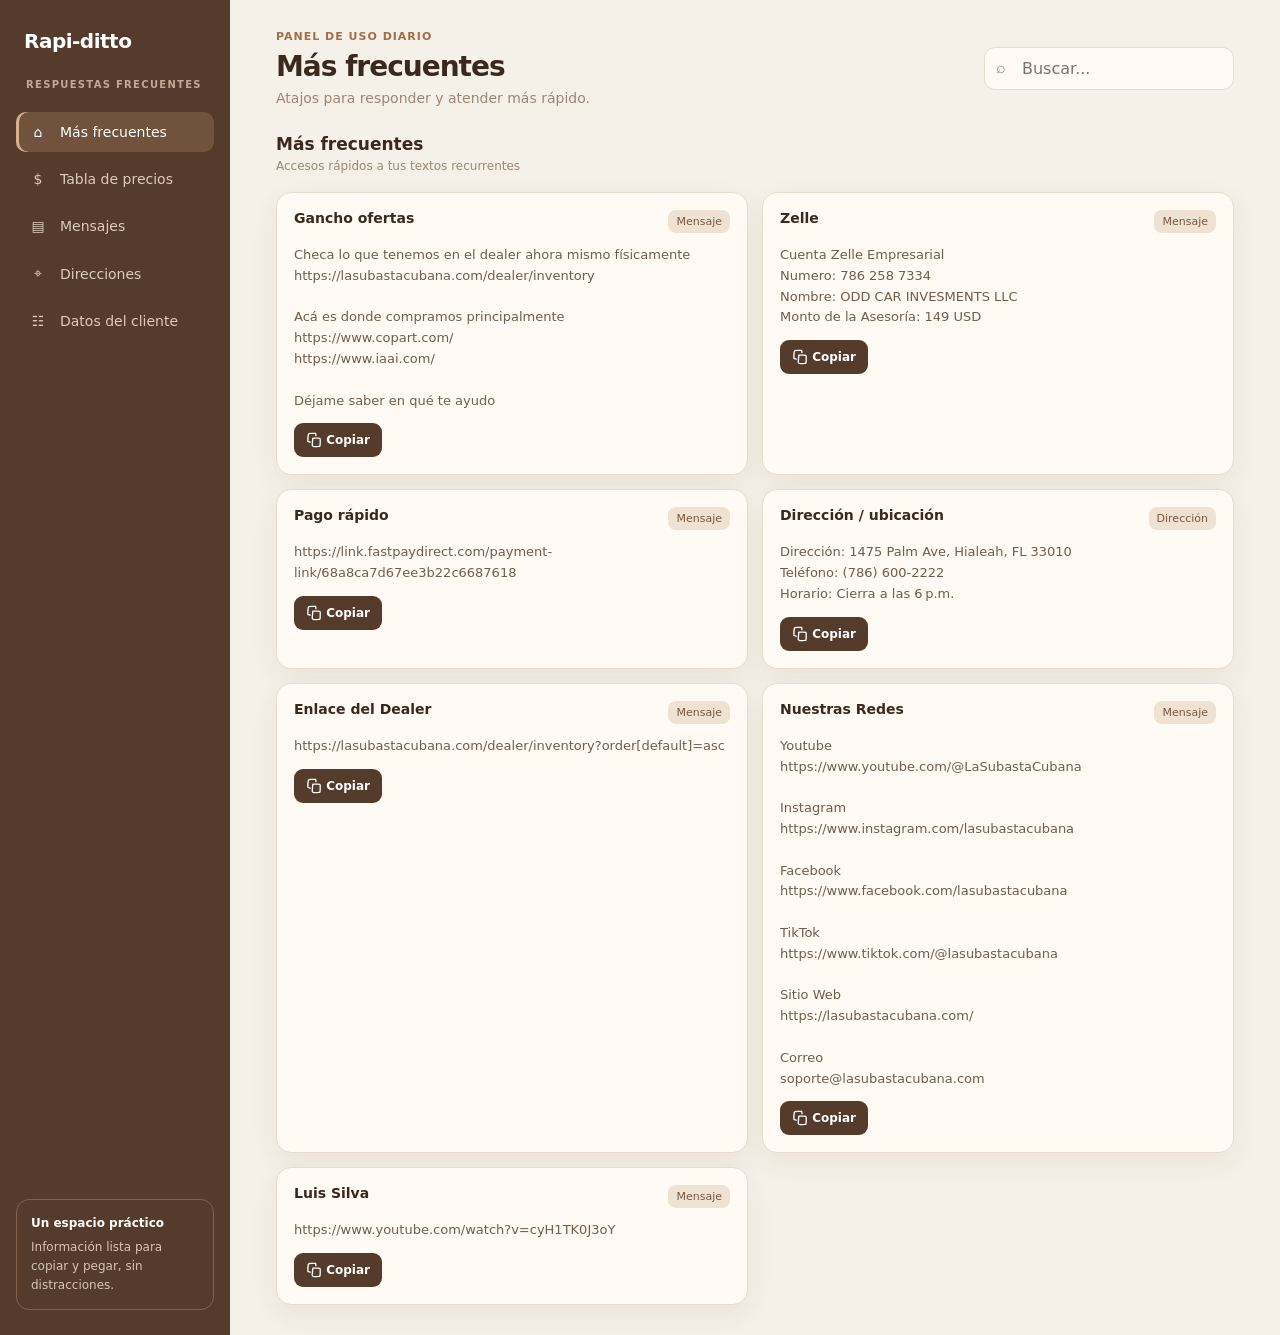
<file: index.html>
<!DOCTYPE html>
<html lang="es">

<head>
    <meta charset="UTF-8">
    <meta name="viewport" content="width=device-width,initial-scale=1">
    <title>Rapi-Ditto · Respuestas rápidas</title>
    <link rel="stylesheet" href="./index.css">
</head>

<body>
    <div class="app">
        <aside class="sidebar">
            <div class="brand">
                Rapi-ditto
            </div>
            <div class="navlabel">RESPUESTAS FRECUENTES</div>
            <nav class="nav" id="nav">
                <button class="active" data-section="frequent"><span class="navicon">⌂</span> Más frecuentes</button>
                <button data-section="prices"><span class="navicon">$</span> Tabla de precios</button>
                <button data-section="messages"><span class="navicon">▤</span> Mensajes</button>
                <button data-section="addresses"><span class="navicon">⌖</span> Direcciones</button>
                <button data-section="questions"><span class="navicon">☷</span> Datos del cliente</button>
            </nav>
            <div class="side-note"><strong>Un espacio práctico</strong>Información lista para copiar y pegar, sin
                distracciones.</div>
        </aside>
        <main>
            <div class="top">
                <div>
                    <div class="eyebrow">Panel de uso diario</div>
                    <div class="h1" id="heading">Más frecuentes</div>
                    <div class="sub">Atajos para responder y atender más rápido.</div>
                </div>
                <div class="topright">
                    <div class="search"><span>⌕</span><input id="search" placeholder="Buscar..." /></div>
                </div>
            </div>
            <div class="sectionhead">
                <div>
                    <h2 id="sectiontitle">Más frecuentes</h2>
                    <p id="sectiondesc">Accesos rápidos a tus textos recurrentes</p>
                </div>
            </div>
            <div class="cards" id="cards"></div>
            <div class="empty hidden" id="empty">No se encontró contenido.</div>
        </main>
    </div>
    <div class="toast" id="toast">Copiado</div>
    <script>
        const data = [
            {
                id: 1, category: "messages", title: "Gancho ofertas", body: `Checa lo que tenemos en el dealer ahora mismo físicamente
https://lasubastacubana.com/dealer/inventory

Acá es donde compramos principalmente
https://www.copart.com/
https://www.iaai.com/

Déjame saber en qué te ayudo`, frequent: true
            },
            {
                id: 2, category: "messages", title: "Zelle", body: `Cuenta Zelle Empresarial
Numero: 786 258 7334
Nombre: ODD CAR INVESMENTS LLC
Monto de la Asesoría: 149 USD`, frequent: true
            },
            { id: 3, category: "messages", title: "Pago rápido", body: "https://link.fastpaydirect.com/payment-link/68a8ca7d67ee3b22c6687618", frequent: true },
            {
                id: 4, category: "addresses", title: "Dirección / ubicación", body: `Dirección: 1475 Palm Ave, Hialeah, FL 33010
Teléfono: (786) 600-2222
Horario: Cierra a las 6 p.m.`, frequent: true
            },
            { id: 5, category: "prices", title: "Lista de precios", prices: [["Valor", "Precio"], ["$0 - $5,999", "$599"], ["$6,000 - $10,999", "$699"], ["$11,000 - $15,999", "$799"], ["$16,000 +", "$899"]], frequent: false },
            { id: 6, category: "messages", title: "Confirmación", body: "¡Perfecto! Hemos recibido tu información. Muchas gracias. Te confirmaremos los detalles a la brevedad.", frequent: false },
            {
                id: 7, category: "questions", title: "Vehículo deseado", body: `Motivo de compra
¿Por qué quiere adquirir un vehículo?
Finalidad
¿Para qué necesita el vehículo?
Tipo de vehículo
¿Qué tipo de vehículo está buscando?
Marca o modelo
¿Tiene alguna preferencia específica?
Características
¿Qué características considera importantes?
Presupuesto
¿Cuál es el presupuesto o rango de inversión disponible?
Restricciones
¿Qué características no acepta o qué condiciones deben cumplirse?
Información adicional
Cualquier otro dato relevante para la búsqueda posterior del inventario.`, frequent: false
            },
            {
                id: 8, category: "questions", title: "Preguntas de financiación", body: `¿A qué se dedica/trabaja? 

¿Cuánto tiempo lleva ahí?

!!!Si lleva menos de 2 años: ¿Dónde trabajaba antes? ¿Se dedicaba a lo mismo?

¿Más o menos cuánto está ganando al mes?

¿Actualmente está pagando algún carro?

¿Cuánto tiene pensado dar de inicial (Downpayment)?

¿En cuánto tiene su puntaje de crédito?

`, frequent: false
            }, {
                id: 9, category: "questions", title: "Nota de Gohighlevel", body: ` Motivo de compra
Razón por la cual busca adquirir un vehículo mediante subasta.
 Finalidad del vehículo
Uso que el cliente dará al vehículo.
 Tipo de vehículo
Tipo de vehículo solicitado.
 Marca y modelo
Preferencias específicas mencionadas.
 Características deseadas
Año, motor, transmisión, combustible, cantidad de pasajeros, equipamiento y otras características.
 Presupuesto
Rango de inversión indicado por el cliente.
 Restricciones
Características o condiciones que deben evitarse.
 Información adicional
Cualquier otro dato que pueda ayudar al Closer a encontrar un inventario adecuado.

`, frequent: false
            }, {
                id: 10, category: "questions", title: "Asesoría", body: ` Este servicio está diseñado para orientarte durante todo el proceso de búsqueda y análisis del vehículo, brindándote asesoría personalizada para que puedas hacer una mejor compra.

Incluye:
5 sesiones personalizadas mediante videollamadas por Google Meet durante 15 días.

Acceso exclusivo a subastas privadas reservadas para dealers como Manheim, ACV Auctions y Adesa.

Análisis detallado del historial del vehículo que selecciones (accidentes, mantenimientos, propietarios anteriores, millaje, etc.).

Reporte Carfax del vehículo que desees revisar.

Recomendaciones estratégicas sobre cuánto apostar para aumentar tus posibilidades de ganar en la subasta.


Sesiones adicionales: $39 USD cada una.

Costo: $149 USD (no reembolsable tras uso).

`, frequent: false
            }, {
                id: 11, category: "messages", title: "Enlace del Dealer", body: `https://lasubastacubana.com/dealer/inventory?order[default]=asc`, frequent: true
            }, {
                id: 12, category: "questions", title: "Formulario de financiación", body: `https://lasubastacubana.com/apply-online`, frequent: false
            }, {
                id: 13, category: "messages", title: "Dejar reseña de Google", body: `https://www.google.com/maps/place//@25.8351111,-80.2815083,17z/data=!3m1!4b1!4m3!3m2!1s0x88d909d2aff4314b:0x121a56507960d894!12e1?entry=ttu&g_ep=EgoyMDI2MDgxMC4wIKXMDSoASAFQAw%3D%3D`, frequent: false
            }, {
                id: 13, category: "messages", title: "Nuestras Redes", body: `Youtube
https://www.youtube.com/@LaSubastaCubana

Instagram
https://www.instagram.com/lasubastacubana

Facebook
https://www.facebook.com/lasubastacubana

TikTok
https://www.tiktok.com/@lasubastacubana

Sitio Web
https://lasubastacubana.com/

Correo
soporte@lasubastacubana.com`, frequent: true
            }, {
                id: 13, category: "messages", title: "Luis Silva", body: `https://www.youtube.com/watch?v=cyH1TK0J3oY`, frequent: true
            }
        ];

        const labels = { prices: "Precios", messages: "Mensaje", addresses: "Dirección", questions: "Datos del cliente" };

        let section = "frequent"
        const cards = document.getElementById("cards")
        const search = document.getElementById("search")
        function copy(txt) { navigator.clipboard.writeText(txt).then(() => toast("Copiado al portapapeles ✓")).catch(() => toast("No se pudo copiar")) }
        function toast(t) { let e = document.getElementById("toast"); e.textContent = t; e.classList.add("show"); setTimeout(() => e.classList.remove("show"), 1700) }
        function render() { let q = search.value.toLowerCase().trim(); let list = data.filter(x => (section === "frequent" ? x.frequent : section === "all" || x.category === section) && (!q || (x.title + " " + (x.body || "") + " " + (x.prices || []).flat().join(" ")).toLowerCase().includes(q))); document.getElementById("heading").textContent = section === "frequent" ? "Más frecuentes" : section === "prices" ? "Tabla de precios" : section === "messages" ? "Mensajes rápidos" : section === "addresses" ? "Direcciones" : "Datos del cliente"; document.getElementById("sectiontitle").textContent = section === "frequent" ? "Más frecuentes" : section === "prices" ? "Tabla de precios" : labels[section]; document.getElementById("sectiondesc").textContent = section === "frequent" ? "Accesos rápidos a tus textos recurrentes" : "Información lista para copiar"; cards.innerHTML = ""; document.getElementById("empty").classList.toggle("hidden", list.length > 0); list.forEach(x => { let el = document.createElement("article"); el.className = "item"; el.innerHTML = `<div class="itemtop"><div class="itemtitle"></div><span class="tag"></span></div><div class="itembody"></div><div class="tablewrap hidden"><table class="priceTable"></table><button class="copy copytable"><svg xmlns="http://www.w3.org/2000/svg" width="16px" height="16px" class="icon" style="vertical-align: middle; fill: currentcolor; overflow: hidden;" version="1.1" viewBox="0 0 1024 1024" fill="#fefefe" stroke="#fefefe" color="rgb(254, 254, 254)"><g id="SVGRepo_bgCarrier" stroke-width="0"></g><g id="SVGRepo_tracerCarrier" stroke-linecap="round" stroke-linejoin="round"></g><g id="SVGRepo_iconCarrier"><path d="M572.672 348.458667a6478.506667 6478.506667 0 0 1 167.424 0.853333c50.346667 0.853333 75.733333 6.272 104.234667 12.458667 24.32 5.248 36.778667 7.978667 50.688 13.141333 21.248 7.936 31.658667 27.008 35.584 34.432 5.077333 9.6 9.557333 21.290667 12.672 28.970667 6.058667 15.146667 7.68 30.464 8.362666 45.610666 0.64 14.592 0.512 34.474667 0.853334 58.24 0.597333 47.957333-0.725333 139.349333-2.346667 200.533334-1.621333 61.866667-4.181333 91.733333-6.613333 113.066666-5.205333 44.970667-12.8 70.613333-33.621334 91.008-11.989333 11.733333-26.752 13.824-31.488 14.592-6.229333 1.024-16 2.090667-28.501333 3.584-27.818667 3.413333-78.421333 8.746667-133.546667 11.904a2830.933333 2830.933333 0 0 1-145.877333 3.968c-65.536 0.128-101.418667-12.970667-119.722667-19.968-43.093333-16.384-64-44.885333-74.112-58.154666-18.986667-24.917333-18.773333-52.352-19.2-59.861334-1.194667-18.090667-0.341333-36.437333 3.669334-83.797333 3.797333-44.458667 10.794667-131.84 15.018666-178.56 2.304-25.856 4.181333-42.069333 5.802667-54.442667 1.706667-12.8 2.773333-19.498667 3.712-28.970666 3.242667-51.925333 4.010667-65.322667 4.437333-70.784 0.426667-5.504 1.109333-10.154667 3.712-20.053334a42.538667 42.538667 0 0 1 7.552-15.36 42.666667 42.666667 0 0 1 42.410667-38.314666h3.754667c3.072-0.042667 8.832-0.170667 19.2-0.554667 16.725333-0.597333 52.053333-2.901333 105.941333-3.541333z m1.024 85.333333c-48.384 0.597333-78.933333 2.389333-98.816 3.242667l-4.181333 67.072v0.810666l-0.085334 0.853334c-1.152 11.050667-2.602667 20.608-4.010666 31.36a1210.88 1210.88 0 0 0-5.461334 50.901333c-4.181333 46.592-11.178667 132.949333-15.018666 178.218667-4.053333 48-4.266667 60.330667-3.584 71.125333 0.853333 12.757333 1.237333 12.629333 1.962666 13.568 8.789333 11.52 17.408 22.912 36.650667 30.208 11.776 4.522667 37.12 14.464 89.173333 14.336a2749.44 2749.44 0 0 0 141.184-3.84 2138.026667 2138.026667 0 0 0 128.128-11.392l13.44-1.621333c1.706667-5.973333 3.712-15.872 5.632-32.682667 2.133333-18.090667 4.565333-45.354667 6.144-105.514667 1.578667-60.8 2.858667-150.912 2.261334-197.162666-0.341333-26.666667-0.170667-42.666667-0.725334-55.509334-0.554667-12.245333-1.706667-16.042667-2.346666-17.664-1.92-4.864-3.456-8.746667-5.077334-12.544-0.853333-2.133333-1.792-3.925333-2.517333-5.418666a671.104 671.104 0 0 0-30.165333-6.954667c-25.770667-5.589333-45.098667-9.813333-87.722667-10.538667-40.192-0.725333-112.042667-1.493333-164.821333-0.853333z m24.746667-391.381333c6.4 0.256 17.578667 0.597333 28.8 6.528l4.778666 2.901333 5.12 3.968c10.922667 9.557333 15.573333 21.418667 17.664 27.989333 3.328 10.496 17.792 38.144 19.968 85.632 0.896 20.138667 1.450667 36.352 1.621334 47.872 0.085333 5.674667 0.085333 10.538667 0 14.165334a61.013333 61.013333 0 0 1-1.536 14.208 42.666667 42.666667 0 0 1-83.84-15.104l0.085333-0.554667-0.042667-11.392a1612.202667 1612.202667 0 0 0-1.493333-45.354667 122.965333 122.965333 0 0 0-9.685333-45.653333c-6.656 0-15.36 0.213333-26.88 0.426667a20810.24 20810.24 0 0 0-189.226667 4.778666c-53.888 1.706667-62.122667 2.816-76.074667 4.096-23.552 2.133333-37.12 4.650667-46.037333 6.826667-10.410667 2.56-12.714667 3.968-24.618667 7.552-4.693333 1.408-14.122667 6.912-25.813333 24.618667 0.682667-1.024 0.298667-0.938667-0.853333 2.773333-1.322667 3.968-2.858667 9.6-5.290667 19.2-3.968 15.744-9.472 41.258667-13.909333 101.973333-4.48 61.525333-7.594667 157.013333-9.088 210.133334-0.938667 34.048-0.554667 51.797333 0.170666 61.696l0.085334 0.725333c6.570667 2.645333 15.104 5.632 24.618666 8.362667l0.853334 0.256 0.853333 0.298666c19.498667 6.485333 34.986667 11.776 48.469333 16.213334 12.842667 4.224 20.650667 6.485333 24.661334 7.424 3.498667 0.426667 7.210667 0.725333 13.056 0.981333a42.666667 42.666667 0 0 1-4.053334 85.248c-5.973333-0.256-14.293333-0.64-23.338666-2.090667l-0.938667-0.128-1.024-0.170666a353.109333 353.109333 0 0 1-34.986667-10.197334c-13.056-4.266667-30.165333-10.112-48-16.085333a307.370667 307.370667 0 0 1-38.869333-13.653333 111.786667 111.786667 0 0 1-19.541333-11.008c-4.821333-3.498667-17.152-12.970667-21.802667-29.824-1.706667-6.229333-3.968-13.994667-5.162667-29.994667-1.066667-14.378667-1.365333-35.626667-0.384-70.4 1.493333-52.906667 4.650667-150.272 9.301334-214.016 4.693333-64.597333 10.88-95.146667 16.341333-116.693333 4.010667-15.872 8.192-33.706667 17.578667-48 17.749333-26.922667 41.557333-50.048 72.448-59.349334 4.224-1.28 16.384-5.632 28.885333-8.704 14.08-3.456 32.085333-6.528 58.666667-8.96 15.530667-1.408 25.429333-2.645333 81.109333-4.394666 49.92-1.536 141.866667-3.882667 190.293333-4.821334 23.68-0.426667 38.144-0.597333 47.104-0.298666z" fill="#fefefe"></path></g></svg> Copiar tabla</button></div><button class="copy copytext"><svg xmlns="http://www.w3.org/2000/svg" width="16px" height="16px" class="icon" style="vertical-align: middle; fill: currentcolor; overflow: hidden;" version="1.1" viewBox="0 0 1024 1024" fill="#fefefe" stroke="#fefefe" color="rgb(254, 254, 254)"><g id="SVGRepo_bgCarrier" stroke-width="0"></g><g id="SVGRepo_tracerCarrier" stroke-linecap="round" stroke-linejoin="round"></g><g id="SVGRepo_iconCarrier"><path d="M572.672 348.458667a6478.506667 6478.506667 0 0 1 167.424 0.853333c50.346667 0.853333 75.733333 6.272 104.234667 12.458667 24.32 5.248 36.778667 7.978667 50.688 13.141333 21.248 7.936 31.658667 27.008 35.584 34.432 5.077333 9.6 9.557333 21.290667 12.672 28.970667 6.058667 15.146667 7.68 30.464 8.362666 45.610666 0.64 14.592 0.512 34.474667 0.853334 58.24 0.597333 47.957333-0.725333 139.349333-2.346667 200.533334-1.621333 61.866667-4.181333 91.733333-6.613333 113.066666-5.205333 44.970667-12.8 70.613333-33.621334 91.008-11.989333 11.733333-26.752 13.824-31.488 14.592-6.229333 1.024-16 2.090667-28.501333 3.584-27.818667 3.413333-78.421333 8.746667-133.546667 11.904a2830.933333 2830.933333 0 0 1-145.877333 3.968c-65.536 0.128-101.418667-12.970667-119.722667-19.968-43.093333-16.384-64-44.885333-74.112-58.154666-18.986667-24.917333-18.773333-52.352-19.2-59.861334-1.194667-18.090667-0.341333-36.437333 3.669334-83.797333 3.797333-44.458667 10.794667-131.84 15.018666-178.56 2.304-25.856 4.181333-42.069333 5.802667-54.442667 1.706667-12.8 2.773333-19.498667 3.712-28.970666 3.242667-51.925333 4.010667-65.322667 4.437333-70.784 0.426667-5.504 1.109333-10.154667 3.712-20.053334a42.538667 42.538667 0 0 1 7.552-15.36 42.666667 42.666667 0 0 1 42.410667-38.314666h3.754667c3.072-0.042667 8.832-0.170667 19.2-0.554667 16.725333-0.597333 52.053333-2.901333 105.941333-3.541333z m1.024 85.333333c-48.384 0.597333-78.933333 2.389333-98.816 3.242667l-4.181333 67.072v0.810666l-0.085334 0.853334c-1.152 11.050667-2.602667 20.608-4.010666 31.36a1210.88 1210.88 0 0 0-5.461334 50.901333c-4.181333 46.592-11.178667 132.949333-15.018666 178.218667-4.053333 48-4.266667 60.330667-3.584 71.125333 0.853333 12.757333 1.237333 12.629333 1.962666 13.568 8.789333 11.52 17.408 22.912 36.650667 30.208 11.776 4.522667 37.12 14.464 89.173333 14.336a2749.44 2749.44 0 0 0 141.184-3.84 2138.026667 2138.026667 0 0 0 128.128-11.392l13.44-1.621333c1.706667-5.973333 3.712-15.872 5.632-32.682667 2.133333-18.090667 4.565333-45.354667 6.144-105.514667 1.578667-60.8 2.858667-150.912 2.261334-197.162666-0.341333-26.666667-0.170667-42.666667-0.725334-55.509334-0.554667-12.245333-1.706667-16.042667-2.346666-17.664-1.92-4.864-3.456-8.746667-5.077334-12.544-0.853333-2.133333-1.792-3.925333-2.517333-5.418666a671.104 671.104 0 0 0-30.165333-6.954667c-25.770667-5.589333-45.098667-9.813333-87.722667-10.538667-40.192-0.725333-112.042667-1.493333-164.821333-0.853333z m24.746667-391.381333c6.4 0.256 17.578667 0.597333 28.8 6.528l4.778666 2.901333 5.12 3.968c10.922667 9.557333 15.573333 21.418667 17.664 27.989333 3.328 10.496 17.792 38.144 19.968 85.632 0.896 20.138667 1.450667 36.352 1.621334 47.872 0.085333 5.674667 0.085333 10.538667 0 14.165334a61.013333 61.013333 0 0 1-1.536 14.208 42.666667 42.666667 0 0 1-83.84-15.104l0.085333-0.554667-0.042667-11.392a1612.202667 1612.202667 0 0 0-1.493333-45.354667 122.965333 122.965333 0 0 0-9.685333-45.653333c-6.656 0-15.36 0.213333-26.88 0.426667a20810.24 20810.24 0 0 0-189.226667 4.778666c-53.888 1.706667-62.122667 2.816-76.074667 4.096-23.552 2.133333-37.12 4.650667-46.037333 6.826667-10.410667 2.56-12.714667 3.968-24.618667 7.552-4.693333 1.408-14.122667 6.912-25.813333 24.618667 0.682667-1.024 0.298667-0.938667-0.853333 2.773333-1.322667 3.968-2.858667 9.6-5.290667 19.2-3.968 15.744-9.472 41.258667-13.909333 101.973333-4.48 61.525333-7.594667 157.013333-9.088 210.133334-0.938667 34.048-0.554667 51.797333 0.170666 61.696l0.085334 0.725333c6.570667 2.645333 15.104 5.632 24.618666 8.362667l0.853334 0.256 0.853333 0.298666c19.498667 6.485333 34.986667 11.776 48.469333 16.213334 12.842667 4.224 20.650667 6.485333 24.661334 7.424 3.498667 0.426667 7.210667 0.725333 13.056 0.981333a42.666667 42.666667 0 0 1-4.053334 85.248c-5.973333-0.256-14.293333-0.64-23.338666-2.090667l-0.938667-0.128-1.024-0.170666a353.109333 353.109333 0 0 1-34.986667-10.197334c-13.056-4.266667-30.165333-10.112-48-16.085333a307.370667 307.370667 0 0 1-38.869333-13.653333 111.786667 111.786667 0 0 1-19.541333-11.008c-4.821333-3.498667-17.152-12.970667-21.802667-29.824-1.706667-6.229333-3.968-13.994667-5.162667-29.994667-1.066667-14.378667-1.365333-35.626667-0.384-70.4 1.493333-52.906667 4.650667-150.272 9.301334-214.016 4.693333-64.597333 10.88-95.146667 16.341333-116.693333 4.010667-15.872 8.192-33.706667 17.578667-48 17.749333-26.922667 41.557333-50.048 72.448-59.349334 4.224-1.28 16.384-5.632 28.885333-8.704 14.08-3.456 32.085333-6.528 58.666667-8.96 15.530667-1.408 25.429333-2.645333 81.109333-4.394666 49.92-1.536 141.866667-3.882667 190.293333-4.821334 23.68-0.426667 38.144-0.597333 47.104-0.298666z" fill="#fefefe"></path></g></svg> Copiar</button>`; el.querySelector(".itemtitle").textContent = x.title; el.querySelector(".tag").textContent = labels[x.category]; if (x.prices) { el.querySelector(".itembody").classList.add("hidden"); let wrap = el.querySelector(".tablewrap"); wrap.classList.remove("hidden"); let t = el.querySelector("table"); x.prices.forEach((r, i) => { let tr = document.createElement("tr"); r.forEach((v, j) => { let c = document.createElement(i === 0 ? "th" : "td"); c.textContent = v; tr.append(c) }); t.append(tr) }); el.querySelector(".copytable").onclick = () => copy(x.prices.map(r => r.join("\\t")).join("\\n")); el.querySelector(".copytext").classList.add("hidden") } else { el.querySelector(".itembody").textContent = x.body; el.querySelector(".copytext").onclick = () => copy(x.body) } cards.append(el) }) }
        document.getElementById("nav").onclick = e => { let b = e.target.closest("button[data-section]"); if (!b) return; section = b.dataset.section; document.querySelectorAll("#nav button").forEach(x => x.classList.toggle("active", x === b)); render() }; search.oninput = render; render();
    </script>
</body>

</html>
</file>
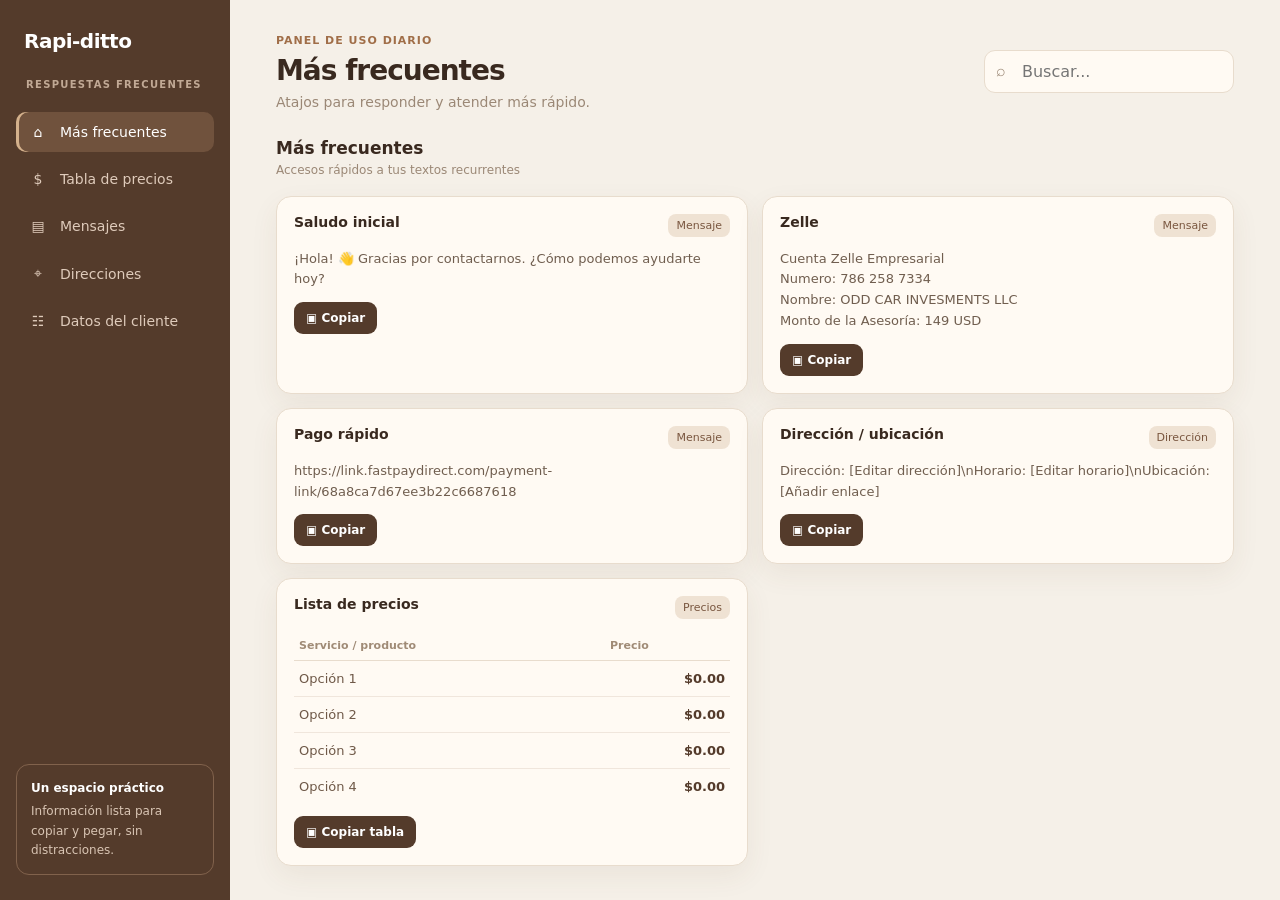
<file: rapiditto.html>
<!DOCTYPE html>
<html lang="es">

<head>
    <meta charset="UTF-8">
    <meta name="viewport" content="width=device-width,initial-scale=1">
    <title>QuickDesk · Respuestas rápidas</title>
    <style>
        :root {
            --bg: #f5f0e8;
            --paper: #fffaf3;
            --coffee: #543b2b;
            --brown: #79563f;
            --muted: #9b8876;
            --line: #e8dccd;
            --accent: #a06e48;
            --accent-light: #efe2d3;
            --dark: #39291f;
            --shadow: 0 10px 28px #62432b12
        }

        * {
            box-sizing: border-box
        }

        body {
            margin: 0;
            background: var(--bg);
            color: var(--dark);
            font-family: Inter, system-ui, -apple-system, "Segoe UI", sans-serif
        }

        button,
        input {
            font: inherit
        }

        button {
            cursor: pointer;
            border: 0
        }

        .app {
            min-height: 100vh;
            display: grid;
            grid-template-columns: 230px 1fr
        }

        .sidebar {
            background: var(--coffee);
            color: #fff;
            padding: 25px 16px;
            display: flex;
            flex-direction: column;
            gap: 22px
        }

        .brand {
            display: flex;
            align-items: center;
            gap: 11px;
            font-size: 20px;
            font-weight: 760;
            padding: 4px 8px;
            letter-spacing: -.5px
        }

        .logo {
            width: 36px;
            height: 36px;
            background: #c49a72;
            color: #fff;
            border-radius: 12px;
            display: grid;
            place-items: center
        }

        .navlabel {
            font-size: 10px;
            color: #c1a995;
            font-weight: 750;
            letter-spacing: 1.3px;
            margin: 0 10px
        }

        .nav {
            display: grid;
            gap: 7px
        }

        .nav button {
            display: flex;
            gap: 12px;
            align-items: center;
            text-align: left;
            color: #dfcbbb;
            background: transparent;
            padding: 12px;
            border-radius: 10px;
            font-size: 14px
        }

        .nav button:hover,
        .nav button.active {
            background: #70523d;
            color: #fff
        }

        .nav button.active {
            box-shadow: inset 3px 0 #d4b18c
        }

        .navicon {
            width: 20px;
            text-align: center
        }

        .side-note {
            margin-top: auto;
            padding: 14px;
            border: 1px solid #81624c;
            border-radius: 13px;
            color: #d9c5b4;
            font-size: 12px;
            line-height: 1.6
        }

        .side-note strong {
            display: block;
            color: white;
            margin-bottom: 4px
        }

        main {
            padding: 30px clamp(16px, 4vw, 46px);
            max-width: 1500px;
            width: 100%;
            margin: auto
        }

        .top {
            display: flex;
            align-items: center;
            justify-content: space-between;
            gap: 20px;
            margin-bottom: 28px
        }

        .eyebrow {
            font-size: 11px;
            color: var(--accent);
            font-weight: 750;
            text-transform: uppercase;
            letter-spacing: 1px
        }

        .h1 {
            font-size: 28px;
            letter-spacing: -1px;
            font-weight: 760;
            margin: 7px 0
        }

        .sub {
            color: var(--muted);
            font-size: 14px
        }

        .topright {
            display: flex;
            gap: 10px
        }

        .search {
            position: relative
        }

        .search input {
            width: 250px;
            border: 1px solid var(--line);
            background: var(--paper);
            border-radius: 11px;
            padding: 11px 14px 11px 37px;
            outline: none;
            color: var(--dark)
        }

        .search span {
            position: absolute;
            left: 12px;
            top: 11px;
            color: var(--muted)
        }

        .sectionhead {
            display: flex;
            align-items: center;
            justify-content: space-between;
            margin: 0 0 14px
        }

        .sectionhead h2 {
            font-size: 17px;
            margin: 0
        }

        .sectionhead p {
            font-size: 12px;
            color: var(--muted);
            margin: 5px 0
        }

        .cards {
            display: grid;
            grid-template-columns: repeat(2, minmax(0, 1fr));
            gap: 14px
        }

        .item {
            background: var(--paper);
            border: 1px solid var(--line);
            border-radius: 15px;
            padding: 17px;
            box-shadow: var(--shadow);
            display: flex;
            flex-direction: column;
            gap: 12px
        }

        .itemtop {
            display: flex;
            justify-content: space-between;
            align-items: flex-start;
            gap: 10px
        }

        .itemtitle {
            font-weight: 720;
            font-size: 14px
        }

        .tag {
            font-size: 11px;
            color: var(--brown);
            background: var(--accent-light);
            padding: 5px 8px;
            border-radius: 8px;
            white-space: nowrap
        }

        .itembody {
            font-size: 13px;
            color: #705e4f;
            line-height: 1.6;
            white-space: pre-wrap;
            overflow-wrap: anywhere
        }

        .copy {
            background: var(--coffee);
            color: #fff;
            padding: 9px 12px;
            border-radius: 9px;
            font-size: 12px;
            font-weight: 700;
            align-self: flex-start
        }

        .copy:hover {
            background: #75533c
        }

        .priceTable {
            width: 100%;
            border-collapse: collapse;
            font-size: 13px
        }

        .priceTable th {
            text-align: left;
            color: #a08b76;
            font-size: 11px;
            font-weight: 650;
            border-bottom: 1px solid var(--line);
            padding: 8px 5px
        }

        .priceTable td {
            padding: 10px 5px;
            border-bottom: 1px solid #f0e6dc;
            color: #6f5948
        }

        .priceTable tr:last-child td {
            border-bottom: 0
        }

        .priceTable td:last-child {
            text-align: right;
            font-weight: 750;
            color: var(--coffee)
        }

        .copytable {
            margin-top: 12px
        }

        .empty {
            padding: 40px;
            text-align: center;
            color: var(--muted);
            background: var(--paper);
            border: 1px dashed var(--line);
            border-radius: 15px
        }

        .hidden {
            display: none !important
        }

        .toast {
            position: fixed;
            bottom: 24px;
            left: 50%;
            transform: translateX(-50%);
            background: var(--coffee);
            color: #fff;
            padding: 12px 17px;
            border-radius: 12px;
            font-size: 13px;
            opacity: 0;
            transition: .25s;
            pointer-events: none
        }

        .toast.show {
            opacity: 1
        }

        @media(max-width:800px) {
            .app {
                grid-template-columns: 1fr
            }

            .sidebar {
                padding: 12px 14px;
                display: block
            }

            .brand {
                margin-bottom: 12px
            }

            .navlabel,
            .side-note {
                display: none
            }

            .nav {
                display: flex;
                overflow: auto
            }

            .nav button {
                white-space: nowrap;
                padding: 9px 11px
            }

            .top {
                align-items: flex-start;
                flex-direction: column
            }

            .topright {
                width: 100%
            }

            .search {
                flex: 1
            }

            .search input {
                width: 100%
            }

            .cards {
                grid-template-columns: 1fr
            }

            main {
                padding: 22px 15px
            }

            .h1 {
                font-size: 24px
            }
        }

        @media(max-width:430px) {
            .topright {
                flex-wrap: wrap
            }

            .search {
                min-width: 100%
            }
        }
    </style>
</head>

<body>
    <div class="app">
        <aside class="sidebar">
            <div class="brand">
                Rapi-ditto
            </div>
            <div class="navlabel">RESPUESTAS FRECUENTES</div>
            <nav class="nav" id="nav">
                <button class="active" data-section="frequent"><span class="navicon">⌂</span> Más frecuentes</button>
                <button data-section="prices"><span class="navicon">$</span> Tabla de precios</button>
                <button data-section="messages"><span class="navicon">▤</span> Mensajes</button>
                <button data-section="addresses"><span class="navicon">⌖</span> Direcciones</button>
                <button data-section="questions"><span class="navicon">☷</span> Datos del cliente</button>
            </nav>
            <div class="side-note"><strong>Un espacio práctico</strong>Información lista para copiar y pegar, sin
                distracciones.</div>
        </aside>
        <main>
            <div class="top">
                <div>
                    <div class="eyebrow">Panel de uso diario</div>
                    <div class="h1" id="heading">Más frecuentes</div>
                    <div class="sub">Atajos para responder y atender más rápido.</div>
                </div>
                <div class="topright">
                    <div class="search"><span>⌕</span><input id="search" placeholder="Buscar..." /></div>
                </div>
            </div>
            <div class="sectionhead">
                <div>
                    <h2 id="sectiontitle">Más frecuentes</h2>
                    <p id="sectiondesc">Accesos rápidos a tus textos recurrentes</p>
                </div>
            </div>
            <div class="cards" id="cards"></div>
            <div class="empty hidden" id="empty">No se encontró contenido.</div>
        </main>
    </div>
    <div class="toast" id="toast">Copiado</div>
    <script>
        const data = [
            { id: 1, category: "messages", title: "Saludo inicial", body: "¡Hola! 👋 Gracias por contactarnos. ¿Cómo podemos ayudarte hoy?", frequent: true },
            {
                id: 2, category: "messages", title: "Zelle", body: `Cuenta Zelle Empresarial
Numero: 786 258 7334
Nombre: ODD CAR INVESMENTS LLC
Monto de la Asesoría: 149 USD`, frequent: true
            },
            { id: 3, category: "messages", title: "Pago rápido", body: "https://link.fastpaydirect.com/payment-link/68a8ca7d67ee3b22c6687618", frequent: true },
            { id: 4, category: "addresses", title: "Dirección / ubicación", body: "Dirección: [Editar dirección]\\nHorario: [Editar horario]\\nUbicación: [Añadir enlace]", frequent: true },
            { id: 5, category: "prices", title: "Lista de precios", prices: [["Servicio / producto", "Precio"], ["Opción 1", "$0.00"], ["Opción 2", "$0.00"], ["Opción 3", "$0.00"], ["Opción 4", "$0.00"]], frequent: true },
            { id: 6, category: "messages", title: "Confirmación", body: "¡Perfecto! Hemos recibido tu información. Muchas gracias. Te confirmaremos los detalles a la brevedad.", frequent: false }
        ];
        const labels = { prices: "Precios", messages: "Mensaje", addresses: "Dirección", questions: "Datos del cliente" };
        let section = "frequent"; const cards = document.getElementById("cards"), search = document.getElementById("search");
        function copy(txt) { navigator.clipboard.writeText(txt).then(() => toast("Copiado al portapapeles ✓")).catch(() => toast("No se pudo copiar")) }
        function toast(t) { let e = document.getElementById("toast"); e.textContent = t; e.classList.add("show"); setTimeout(() => e.classList.remove("show"), 1700) }
        function render() { let q = search.value.toLowerCase().trim(); let list = data.filter(x => (section === "frequent" ? x.frequent : section === "all" || x.category === section) && (!q || (x.title + " " + (x.body || "") + " " + (x.prices || []).flat().join(" ")).toLowerCase().includes(q))); document.getElementById("heading").textContent = section === "frequent" ? "Más frecuentes" : section === "prices" ? "Tabla de precios" : section === "messages" ? "Mensajes rápidos" : section === "addresses" ? "Direcciones" : "Datos del cliente"; document.getElementById("sectiontitle").textContent = section === "frequent" ? "Más frecuentes" : section === "prices" ? "Tabla de precios" : labels[section]; document.getElementById("sectiondesc").textContent = section === "frequent" ? "Accesos rápidos a tus textos recurrentes" : "Información lista para copiar"; cards.innerHTML = ""; document.getElementById("empty").classList.toggle("hidden", list.length > 0); list.forEach(x => { let el = document.createElement("article"); el.className = "item"; el.innerHTML = `<div class="itemtop"><div class="itemtitle"></div><span class="tag"></span></div><div class="itembody"></div><div class="tablewrap hidden"><table class="priceTable"></table><button class="copy copytable">▣ Copiar tabla</button></div><button class="copy copytext">▣ Copiar</button>`; el.querySelector(".itemtitle").textContent = x.title; el.querySelector(".tag").textContent = labels[x.category]; if (x.prices) { el.querySelector(".itembody").classList.add("hidden"); let wrap = el.querySelector(".tablewrap"); wrap.classList.remove("hidden"); let t = el.querySelector("table"); x.prices.forEach((r, i) => { let tr = document.createElement("tr"); r.forEach((v, j) => { let c = document.createElement(i === 0 ? "th" : "td"); c.textContent = v; tr.append(c) }); t.append(tr) }); el.querySelector(".copytable").onclick = () => copy(x.prices.map(r => r.join("\\t")).join("\\n")); el.querySelector(".copytext").classList.add("hidden") } else { el.querySelector(".itembody").textContent = x.body; el.querySelector(".copytext").onclick = () => copy(x.body) } cards.append(el) }) }
        document.getElementById("nav").onclick = e => { let b = e.target.closest("button[data-section]"); if (!b) return; section = b.dataset.section; document.querySelectorAll("#nav button").forEach(x => x.classList.toggle("active", x === b)); render() }; search.oninput = render; render();
    </script>
</body>

</html>
</file>
<file: index.css>
:root {
    --bg: #f5f0e8;
    --paper: #fffaf3;
    --coffee: #543b2b;
    --brown: #79563f;
    --muted: #9b8876;
    --line: #e8dccd;
    --accent: #a06e48;
    --accent-light: #efe2d3;
    --dark: #39291f;
    --shadow: 0 10px 28px #62432b12
}

* {
    box-sizing: border-box
}

body {
    margin: 0;
    background: var(--bg);
    color: var(--dark);
    font-family: Inter, system-ui, -apple-system, "Segoe UI", sans-serif
}

button,
input {
    font: inherit
}

button {
    cursor: pointer;
    border: 0
}

.app {
    min-height: 100vh;
    display: grid;
    grid-template-columns: 230px 1fr
}

.sidebar {
    background: var(--coffee);
    color: #fff;
    padding: 25px 16px;
    display: flex;
    flex-direction: column;
    gap: 22px
}

.brand {
    display: flex;
    align-items: center;
    gap: 11px;
    font-size: 20px;
    font-weight: 760;
    padding: 4px 8px;
    letter-spacing: -.5px
}

.logo {
    width: 36px;
    height: 36px;
    background: #c49a72;
    color: #fff;
    border-radius: 12px;
    display: grid;
    place-items: center
}

.navlabel {
    font-size: 10px;
    color: #c1a995;
    font-weight: 750;
    letter-spacing: 1.3px;
    margin: 0 10px
}

.nav {
    display: grid;
    gap: 7px
}

.nav button {
    display: flex;
    gap: 12px;
    align-items: center;
    text-align: left;
    color: #dfcbbb;
    background: transparent;
    padding: 12px;
    border-radius: 10px;
    font-size: 14px
}

.nav button:hover,
.nav button.active {
    background: #70523d;
    color: #fff
}

.nav button.active {
    box-shadow: inset 3px 0 #d4b18c
}

.navicon {
    width: 20px;
    text-align: center
}

.side-note {
    margin-top: auto;
    padding: 14px;
    border: 1px solid #81624c;
    border-radius: 13px;
    color: #d9c5b4;
    font-size: 12px;
    line-height: 1.6
}

.side-note strong {
    display: block;
    color: white;
    margin-bottom: 4px
}

main {
    padding: 30px clamp(16px, 4vw, 46px);
    max-width: 1500px;
    width: 100%;
    margin: auto
}

.top {
    display: flex;
    align-items: center;
    justify-content: space-between;
    gap: 20px;
    margin-bottom: 28px
}

.eyebrow {
    font-size: 11px;
    color: var(--accent);
    font-weight: 750;
    text-transform: uppercase;
    letter-spacing: 1px
}

.h1 {
    font-size: 28px;
    letter-spacing: -1px;
    font-weight: 760;
    margin: 7px 0
}

.sub {
    color: var(--muted);
    font-size: 14px
}

.topright {
    display: flex;
    gap: 10px
}

.search {
    position: relative
}

.search input {
    width: 250px;
    border: 1px solid var(--line);
    background: var(--paper);
    border-radius: 11px;
    padding: 11px 14px 11px 37px;
    outline: none;
    color: var(--dark)
}

.search span {
    position: absolute;
    left: 12px;
    top: 11px;
    color: var(--muted)
}

.sectionhead {
    display: flex;
    align-items: center;
    justify-content: space-between;
    margin: 0 0 14px
}

.sectionhead h2 {
    font-size: 17px;
    margin: 0
}

.sectionhead p {
    font-size: 12px;
    color: var(--muted);
    margin: 5px 0
}

.cards {
    display: grid;
    grid-template-columns: repeat(2, minmax(0, 1fr));
    gap: 14px
}

.item {
    background: var(--paper);
    border: 1px solid var(--line);
    border-radius: 15px;
    padding: 17px;
    box-shadow: var(--shadow);
    display: flex;
    flex-direction: column;
    gap: 12px
}

.itemtop {
    display: flex;
    justify-content: space-between;
    align-items: flex-start;
    gap: 10px
}

.itemtitle {
    font-weight: 720;
    font-size: 14px
}

.tag {
    font-size: 11px;
    color: var(--brown);
    background: var(--accent-light);
    padding: 5px 8px;
    border-radius: 8px;
    white-space: nowrap
}

.itembody {
    font-size: 13px;
    color: #705e4f;
    line-height: 1.6;
    white-space: pre-wrap;
    overflow-wrap: anywhere
}

.copy {
    background: var(--coffee);
    color: #fff;
    padding: 9px 12px;
    border-radius: 9px;
    font-size: 12px;
    font-weight: 700;
    align-self: flex-start
}

.copy:hover {
    background: #75533c
}

.priceTable {
    width: 100%;
    border-collapse: collapse;
    font-size: 13px
}

.priceTable th {
    text-align: left;
    color: #a08b76;
    font-size: 11px;
    font-weight: 650;
    border-bottom: 1px solid var(--line);
    padding: 8px 5px
}

.priceTable td {
    padding: 10px 5px;
    border-bottom: 1px solid #f0e6dc;
    color: #6f5948
}

.priceTable tr:last-child td {
    border-bottom: 0
}

.priceTable td:last-child {
    text-align: right;
    font-weight: 750;
    color: var(--coffee)
}

.copytable {
    margin-top: 12px
}

.empty {
    padding: 40px;
    text-align: center;
    color: var(--muted);
    background: var(--paper);
    border: 1px dashed var(--line);
    border-radius: 15px
}

.hidden {
    display: none !important
}

.toast {
    position: fixed;
    bottom: 24px;
    left: 50%;
    transform: translateX(-50%);
    background: var(--coffee);
    color: #fff;
    padding: 12px 17px;
    border-radius: 12px;
    font-size: 13px;
    opacity: 0;
    transition: .25s;
    pointer-events: none
}

.toast.show {
    opacity: 1
}

@media(max-width:800px) {
    .app {
        grid-template-columns: 1fr
    }

    .sidebar {
        padding: 12px 14px;
        display: block
    }

    .brand {
        margin-bottom: 12px
    }

    .navlabel,
    .side-note {
        display: none
    }

    .nav {
        display: flex;
        overflow: auto
    }

    .nav button {
        white-space: nowrap;
        padding: 9px 11px
    }

    .top {
        align-items: flex-start;
        flex-direction: column
    }

    .topright {
        width: 100%
    }

    .search {
        flex: 1
    }

    .search input {
        width: 100%
    }

    .cards {
        grid-template-columns: 1fr
    }

    main {
        padding: 22px 15px
    }

    .h1 {
        font-size: 24px
    }
}

@media(max-width:430px) {
    .topright {
        flex-wrap: wrap
    }

    .search {
        min-width: 100%
    }
}
</file>
